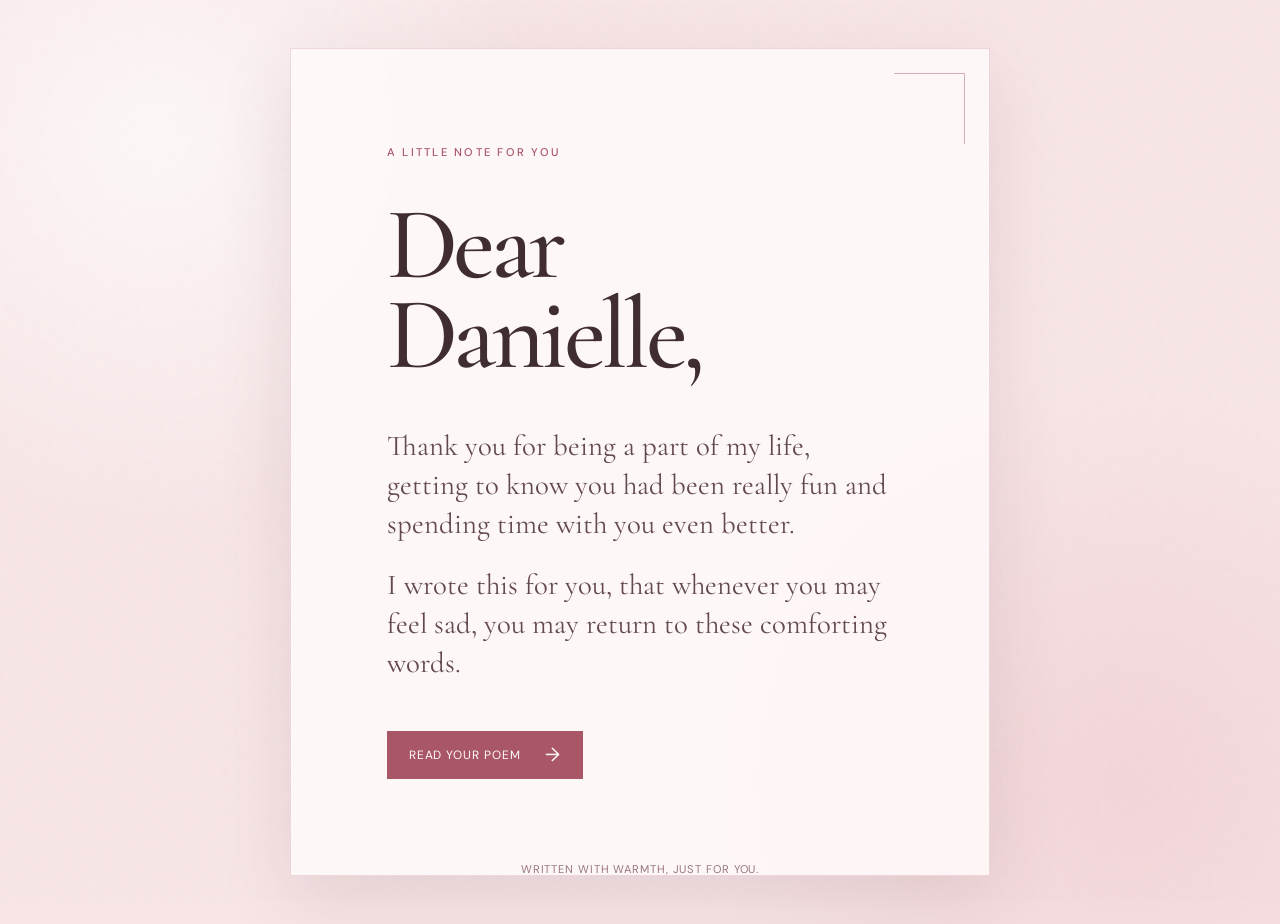
<file: index.html>
<!DOCTYPE html>
<html lang="en">
<head>
  <meta charset="UTF-8" />
  <meta name="viewport" content="width=device-width, initial-scale=1.0" />
  <title>For Danielle</title>
  <link rel="stylesheet" href="style.css" />
</head>
<body>
  <main class="page intro-page">
    <section class="letter-card">
      <p class="eyebrow">A little note for you</p>

      <h1>Dear Danielle,</h1>

      <div class="intro-text">
        <p>
          Thank you for being a part of my life, getting to know you had been
          really fun and spending time with you even better.
        </p>

        <p>
          I wrote this for you, that whenever you may feel sad, you may return
          to these comforting words.
        </p>
      </div>

      <a class="button" href="poem.html">
        Read your poem
        <span aria-hidden="true">→</span>
      </a>
    </section>

    <p class="footer-note">Written with warmth, just for you.</p>
  </main>
</body>
</html>
</file>
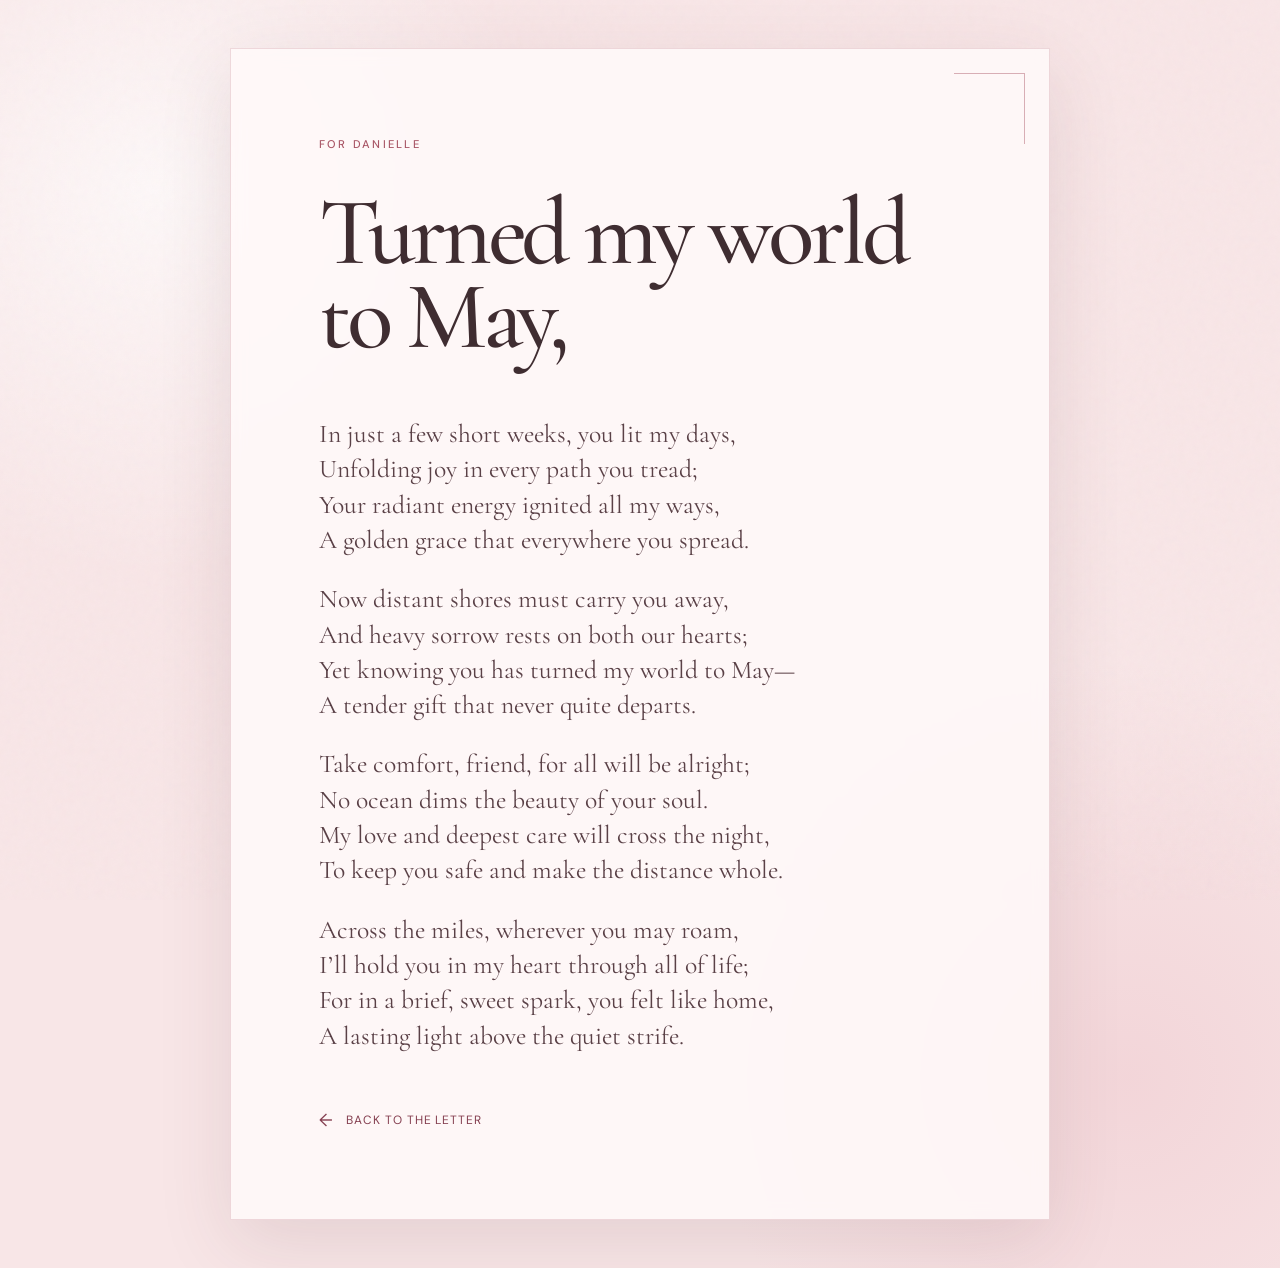
<file: poem.html>
<!DOCTYPE html>
<html lang="en">
<head>
  <meta charset="UTF-8" />
  <meta name="viewport" content="width=device-width, initial-scale=1.0" />
  <meta
    name="description"
    content="A poem written for Danielle."
  />
  <title>Turned My World to May</title>
  <link rel="stylesheet" href="style.css" />
</head>
<body>
  <main class="page poem-page">
    <section class="poem-card">
      <p class="eyebrow">For Danielle</p>

      <h1>Turned my world to May,</h1>

      <div class="poem" aria-label="Turned my world to May">
        <p>In just a few short weeks, you lit my days,</p>
        <p>Unfolding joy in every path you tread;</p>
        <p>Your radiant energy ignited all my ways,</p>
        <p>A golden grace that everywhere you spread.</p>

        <p>Now distant shores must carry you away,</p>
        <p>And heavy sorrow rests on both our hearts;</p>
        <p>Yet knowing you has turned my world to May—</p>
        <p>A tender gift that never quite departs.</p>

        <p>Take comfort, friend, for all will be alright;</p>
        <p>No ocean dims the beauty of your soul.</p>
        <p>My love and deepest care will cross the night,</p>
        <p>To keep you safe and make the distance whole.</p>

        <p>Across the miles, wherever you may roam,</p>
        <p>I’ll hold you in my heart through all of life;</p>
        <p>For in a brief, sweet spark, you felt like home,</p>
        <p>A lasting light above the quiet strife.</p>
      </div>

      <a class="back-link" href="index.html">
        <span aria-hidden="true">←</span>
        Back to the letter
      </a>
    </section>
  </main>
</body>
</html>
</file>
<file: style.css>
@import url('https://fonts.googleapis.com/css2?family=Cormorant+Garamond:wght@400;500;600;700&family=DM+Sans:wght@400;500&display=swap');

:root {
  --background: #f8e6e7;
  --card: #fffafa;
  --text: #3f2d31;
  --muted: #98777c;
  --accent: #a95767;
  --accent-dark: #843f50;
  --border: rgba(169, 87, 103, 0.2);
  --shadow: rgba(91, 48, 57, 0.12);
}

* {
  box-sizing: border-box;
}

html {
  scroll-behavior: smooth;
}

body {
  margin: 0;
  min-width: 320px;
  background:
    radial-gradient(circle at 12% 15%, rgba(255, 255, 255, 0.7), transparent 24rem),
    radial-gradient(circle at 88% 85%, rgba(226, 163, 174, 0.25), transparent 26rem),
    var(--background);
  color: var(--text);
}

body::before {
  position: fixed;
  inset: 0;
  z-index: -1;
  pointer-events: none;
  content: "";
  opacity: 0.15;
  background-image: url("data:image/svg+xml,%3Csvg viewBox='0 0 160 160' xmlns='http://www.w3.org/2000/svg'%3E%3Cfilter id='noise'%3E%3CfeTurbulence type='fractalNoise' baseFrequency='.8' numOctaves='3' stitchTiles='stitch'/%3E%3C/filter%3E%3Crect width='100%25' height='100%25' filter='url(%23noise)' opacity='.18'/%3E%3C/svg%3E");
}

.page {
  width: min(100% - 2rem, 960px);
  min-height: 100vh;
  margin: 0 auto;
  padding: 3rem 0;
  display: flex;
  align-items: center;
  justify-content: center;
}

.letter-card,
.poem-card {
  width: 100%;
  background: rgba(255, 250, 250, 0.86);
  border: 1px solid var(--border);
  box-shadow: 0 24px 70px var(--shadow);
  backdrop-filter: blur(8px);
}

.letter-card {
  max-width: 700px;
  padding: clamp(2.5rem, 8vw, 6rem);
  position: relative;
}

.letter-card::before,
.poem-card::before {
  position: absolute;
  content: "";
  width: 70px;
  height: 70px;
  top: 1.5rem;
  right: 1.5rem;
  border-top: 1px solid var(--accent);
  border-right: 1px solid var(--accent);
  opacity: 0.45;
}

.eyebrow {
  margin: 0 0 2.5rem;
  color: var(--accent);
  font-family: "DM Sans", sans-serif;
  font-size: 0.7rem;
  font-weight: 500;
  letter-spacing: 0.2em;
  text-transform: uppercase;
}

h1 {
  margin: 0;
  color: var(--text);
  font-family: "Cormorant Garamond", Georgia, serif;
  font-size: clamp(3.2rem, 8vw, 6.5rem);
  font-weight: 500;
  letter-spacing: -0.045em;
  line-height: 0.88;
}

.intro-text {
  max-width: 560px;
  margin: 3rem 0;
  color: #62494f;
  font-family: "Cormorant Garamond", Georgia, serif;
  font-size: clamp(1.4rem, 2.5vw, 1.8rem);
  line-height: 1.35;
}

.intro-text p {
  margin: 0 0 1.4rem;
}

.intro-text p:last-child {
  margin-bottom: 0;
}

.button {
  display: inline-flex;
  align-items: center;
  gap: 1.5rem;
  padding: 1rem 1.35rem;
  color: #fffafa;
  background: var(--accent);
  font-family: "DM Sans", sans-serif;
  font-size: 0.75rem;
  letter-spacing: 0.08em;
  text-decoration: none;
  text-transform: uppercase;
  transition: background 180ms ease, transform 180ms ease;
}

.button:hover {
  background: var(--accent-dark);
  transform: translateY(-2px);
}

.button span {
  font-size: 1.2rem;
  line-height: 0;
}

.footer-note {
  position: absolute;
  bottom: 1.5rem;
  margin: 0;
  color: var(--muted);
  font-family: "DM Sans", sans-serif;
  font-size: 0.7rem;
  letter-spacing: 0.08em;
  text-transform: uppercase;
}

.poem-page {
  padding: 3rem 0;
}

.poem-card {
  max-width: 820px;
  padding: clamp(2.5rem, 7vw, 5.5rem);
  position: relative;
}

.poem-card h1 {
  max-width: 620px;
  margin-bottom: 3.5rem;
  font-size: clamp(3rem, 8vw, 6rem);
}

.poem {
  color: #5a4147;
  font-family: "Cormorant Garamond", Georgia, serif;
  font-size: clamp(1.25rem, 2.2vw, 1.6rem);
  line-height: 1.38;
}

.poem p {
  margin: 0;
  white-space: nowrap;
}

.poem p:nth-child(5),
.poem p:nth-child(9),
.poem p:nth-child(13) {
  margin-top: 1.5rem;
}

.back-link {
  display: inline-flex;
  align-items: center;
  gap: 0.75rem;
  margin-top: 3.5rem;
  color: var(--accent-dark);
  font-family: "DM Sans", sans-serif;
  font-size: 0.75rem;
  letter-spacing: 0.08em;
  text-decoration: none;
  text-transform: uppercase;
}

.back-link:hover {
  color: var(--accent);
}

.back-link span {
  font-size: 1.1rem;
}

@media (max-width: 620px) {
  .page {
    width: min(100% - 1.25rem, 960px);
    padding: 1.25rem 0;
  }

  .letter-card,
  .poem-card {
    padding: 2.5rem 1.5rem;
  }

  .letter-card::before,
  .poem-card::before {
    top: 1rem;
    right: 1rem;
    width: 45px;
    height: 45px;
  }

  .eyebrow {
    margin-bottom: 2rem;
  }

  .intro-text {
    margin: 2.5rem 0;
    font-size: 1.45rem;
  }

  .poem-card h1 {
    margin-bottom: 2.5rem;
    font-size: 3.4rem;
  }

  .poem {
    font-size: 1.22rem;
    overflow-x: auto;
    padding-bottom: 0.5rem;
  }

  .poem p {
    width: max-content;
  }

  .footer-note {
    position: static;
    margin-top: 1rem;
    text-align: center;
  }
}
</file>
